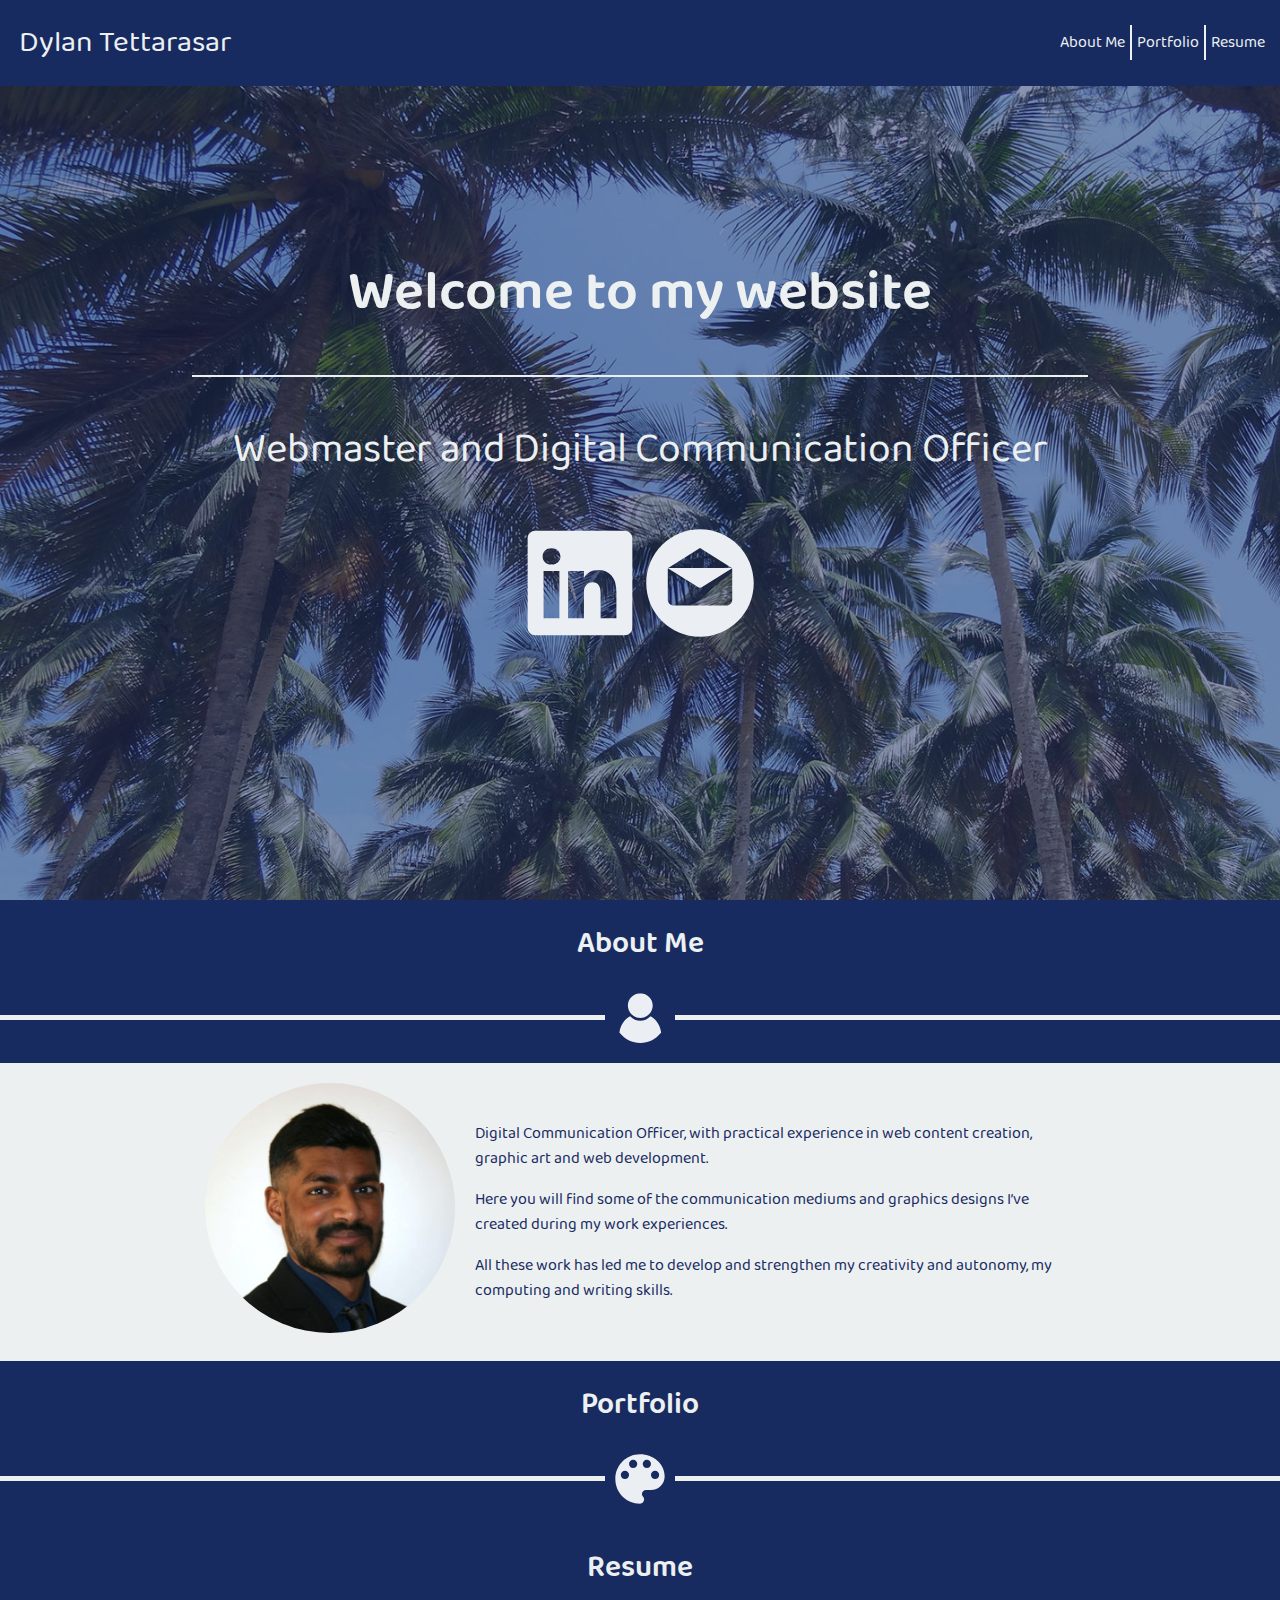
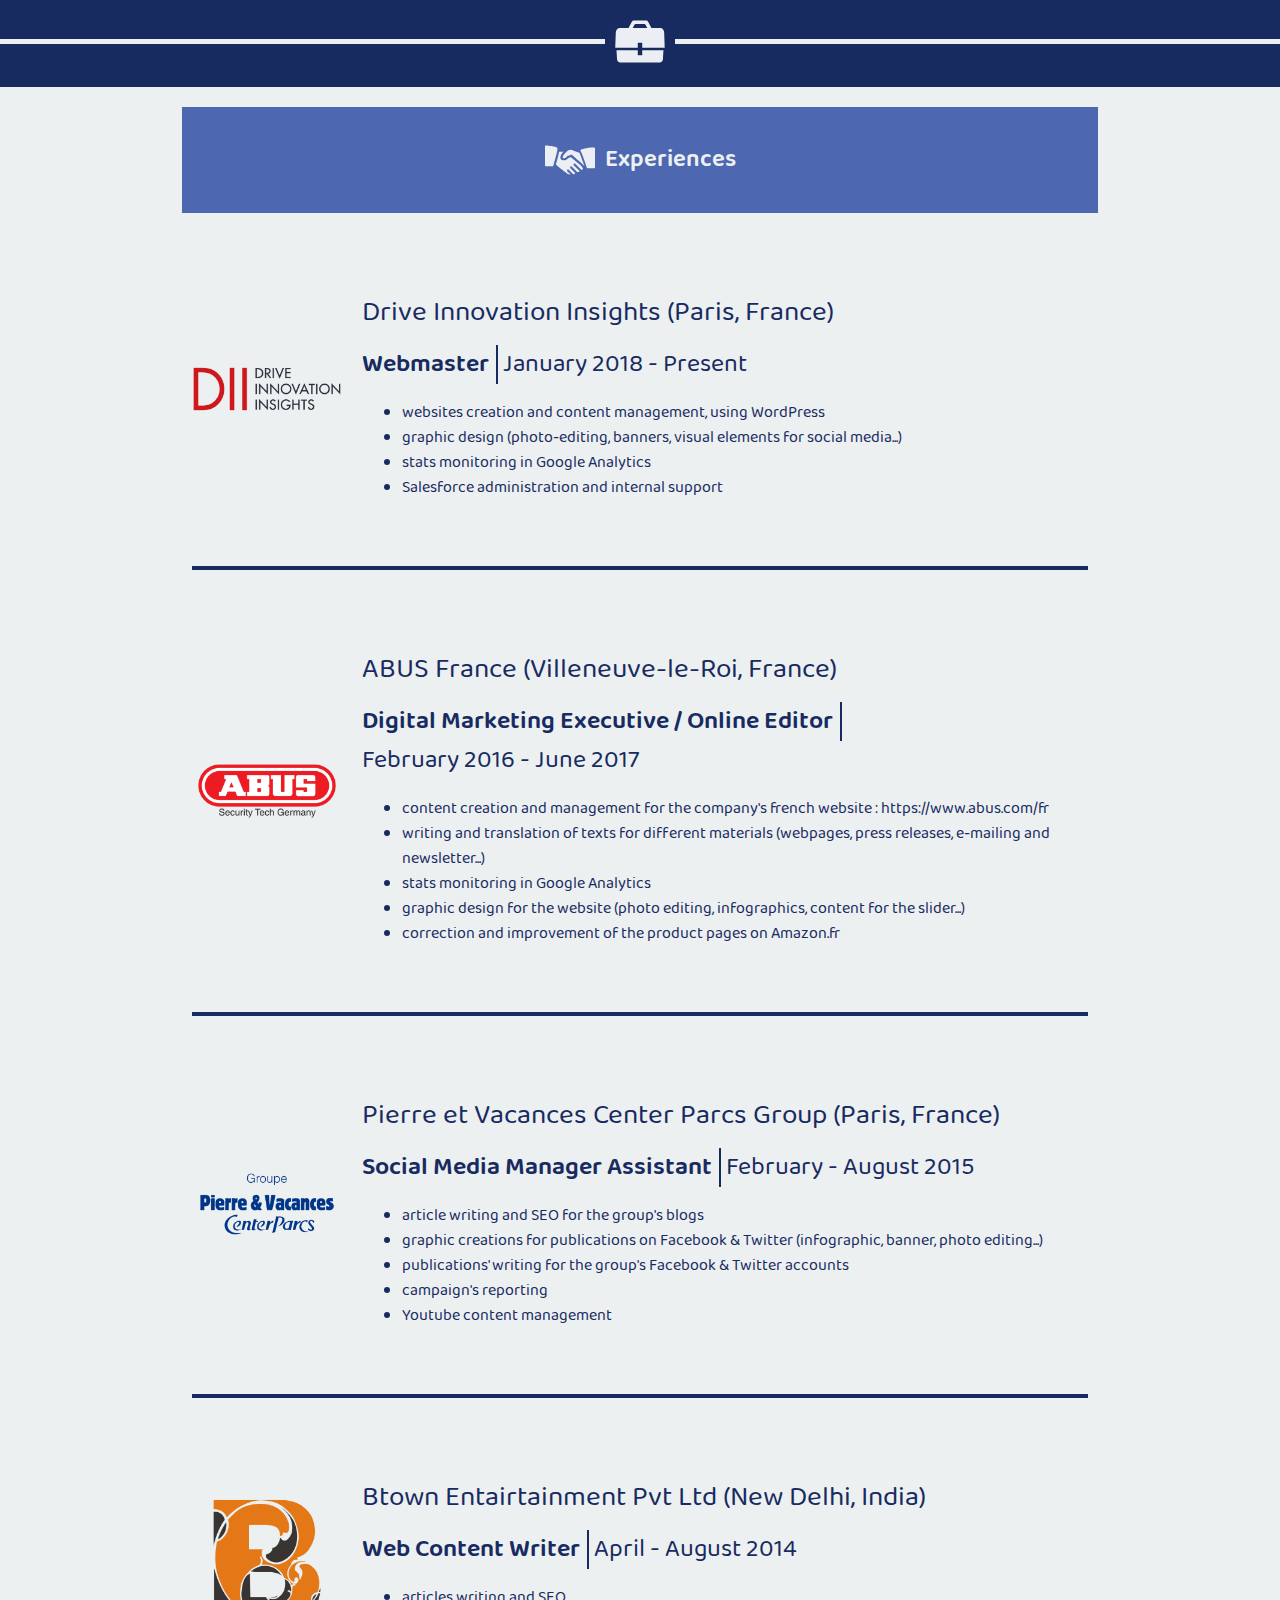
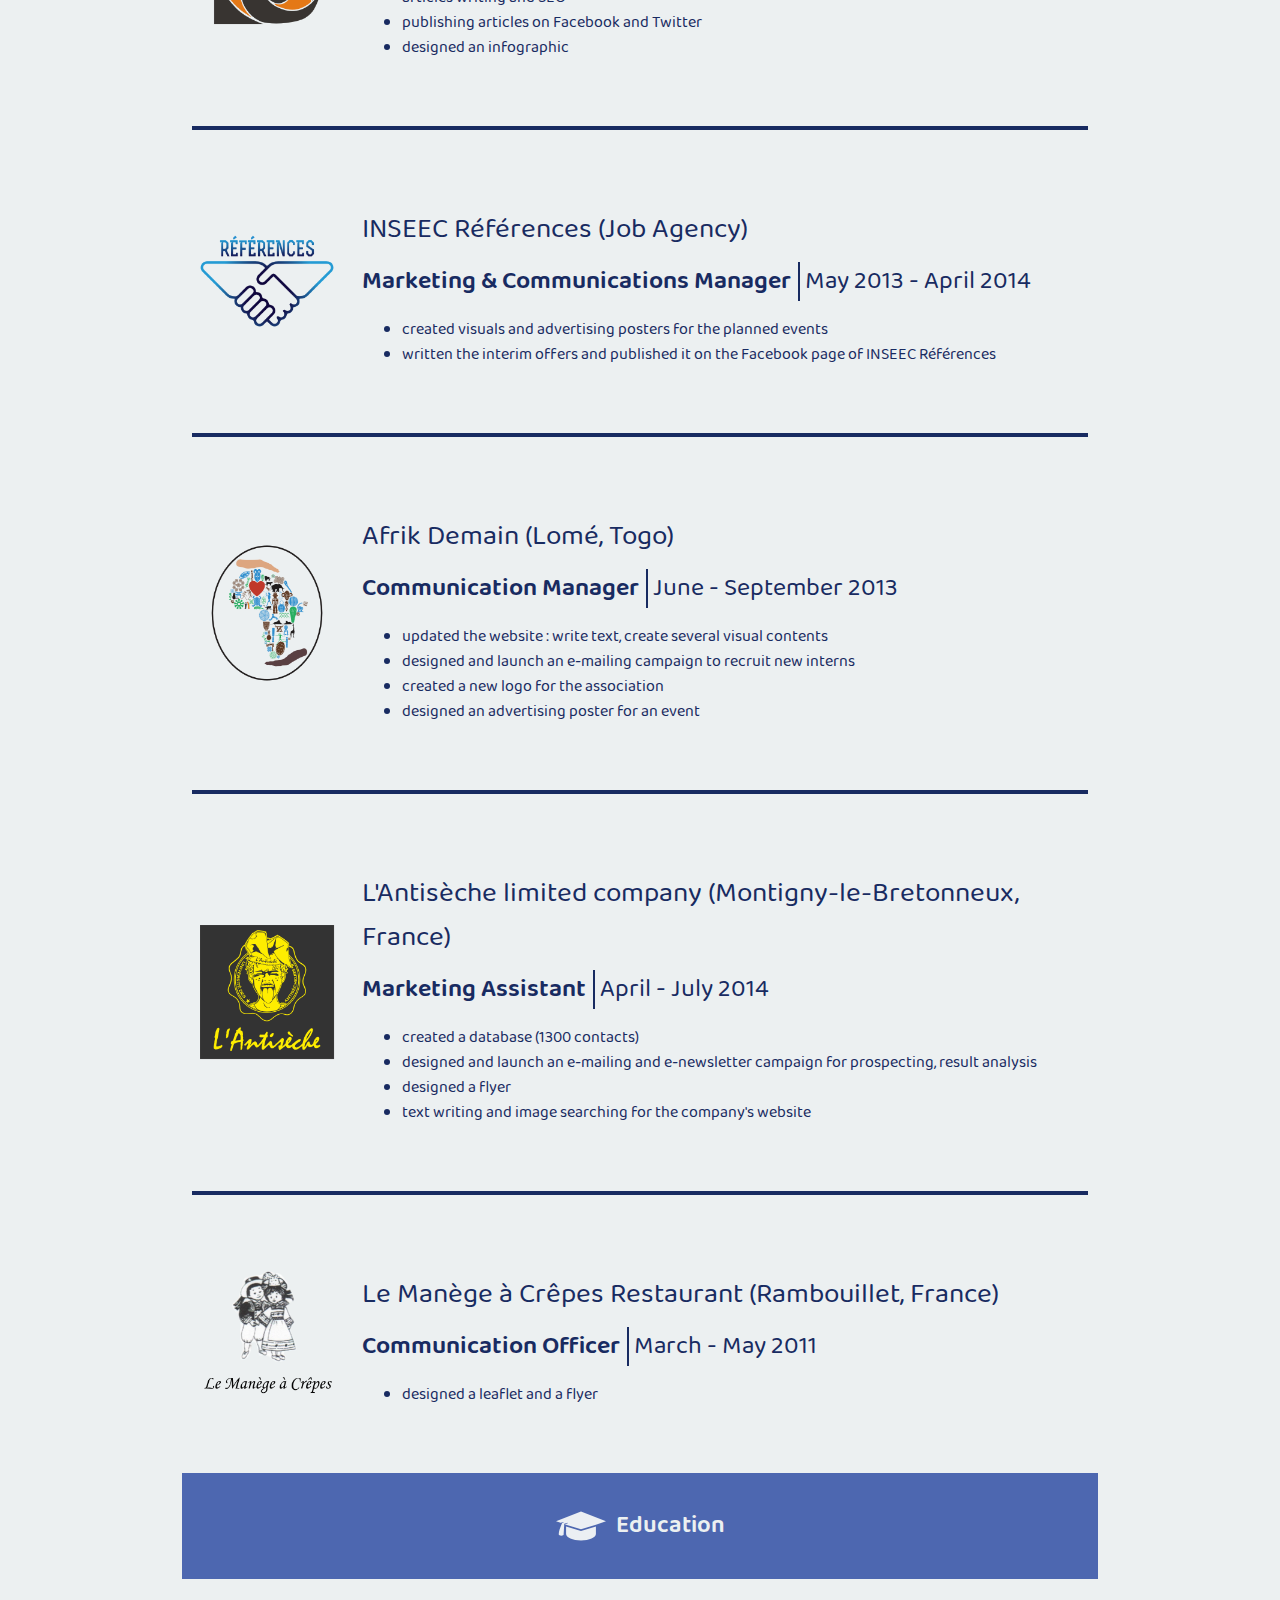
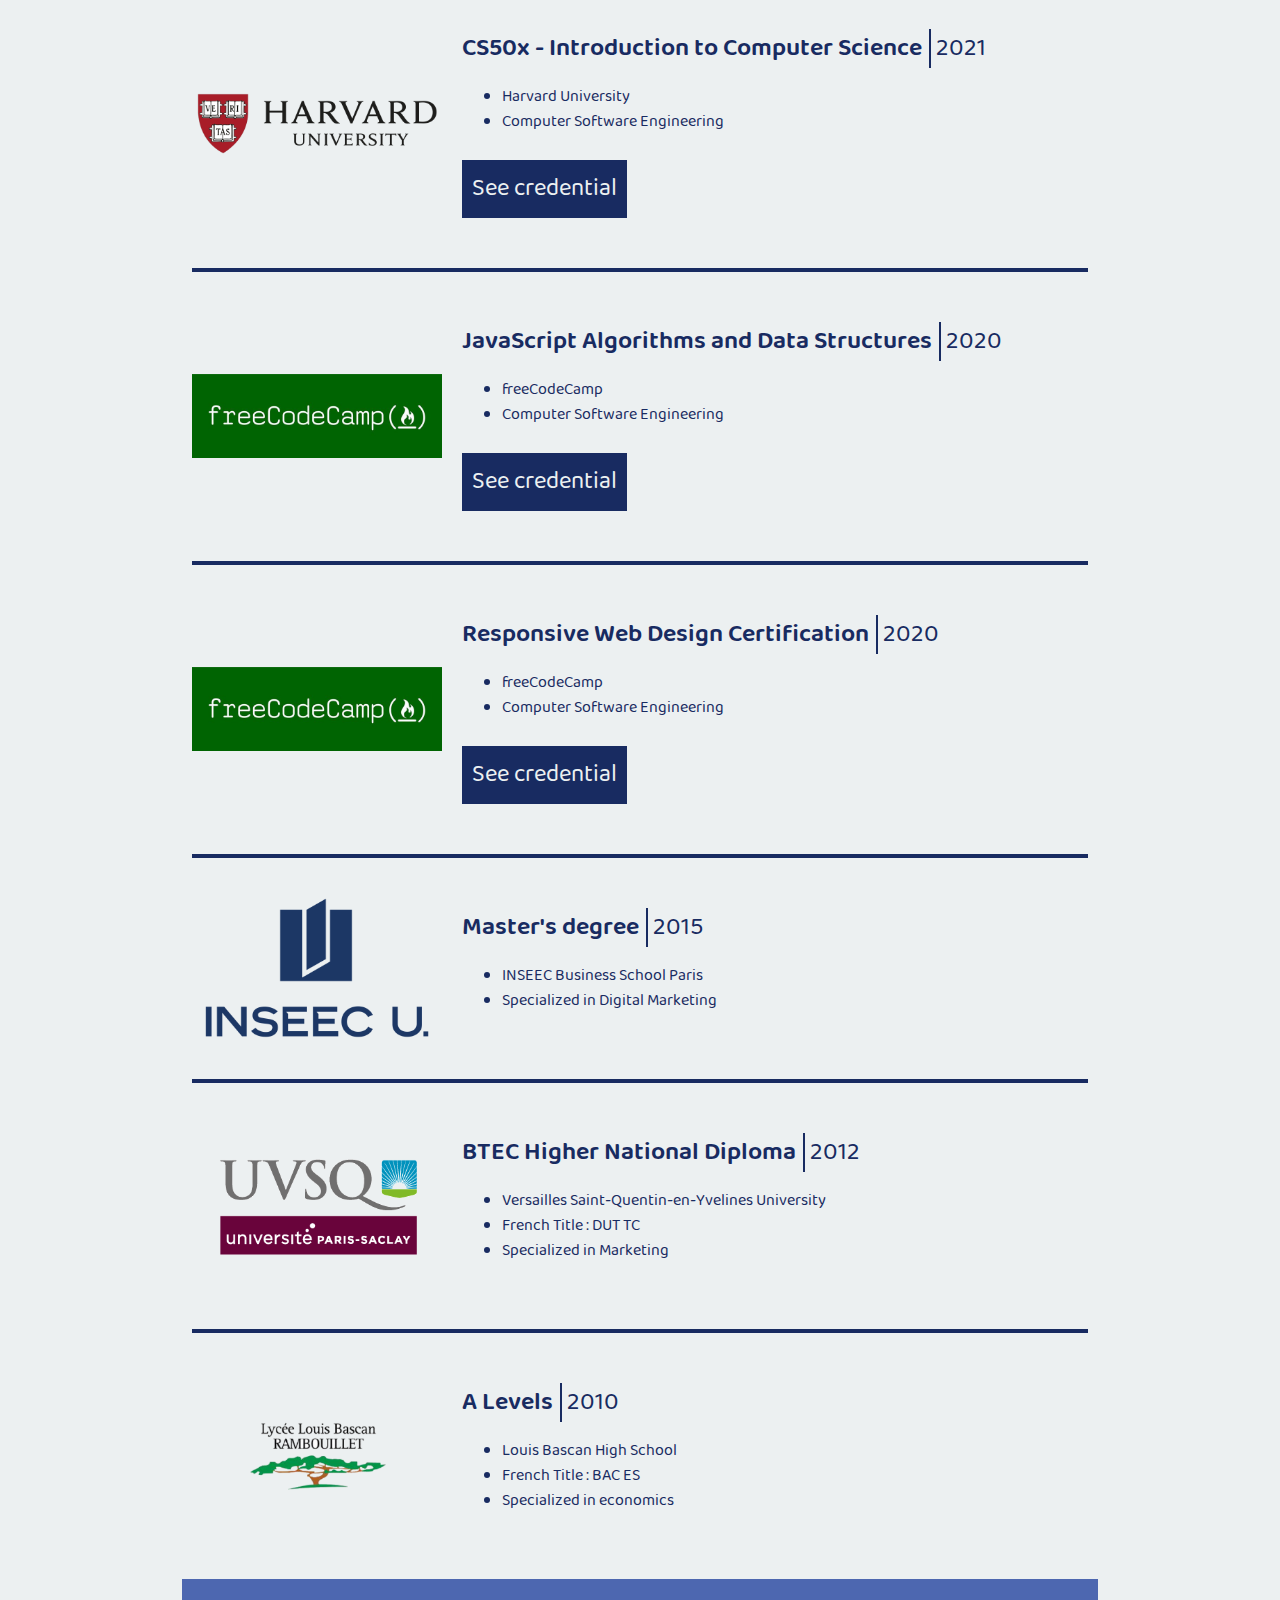
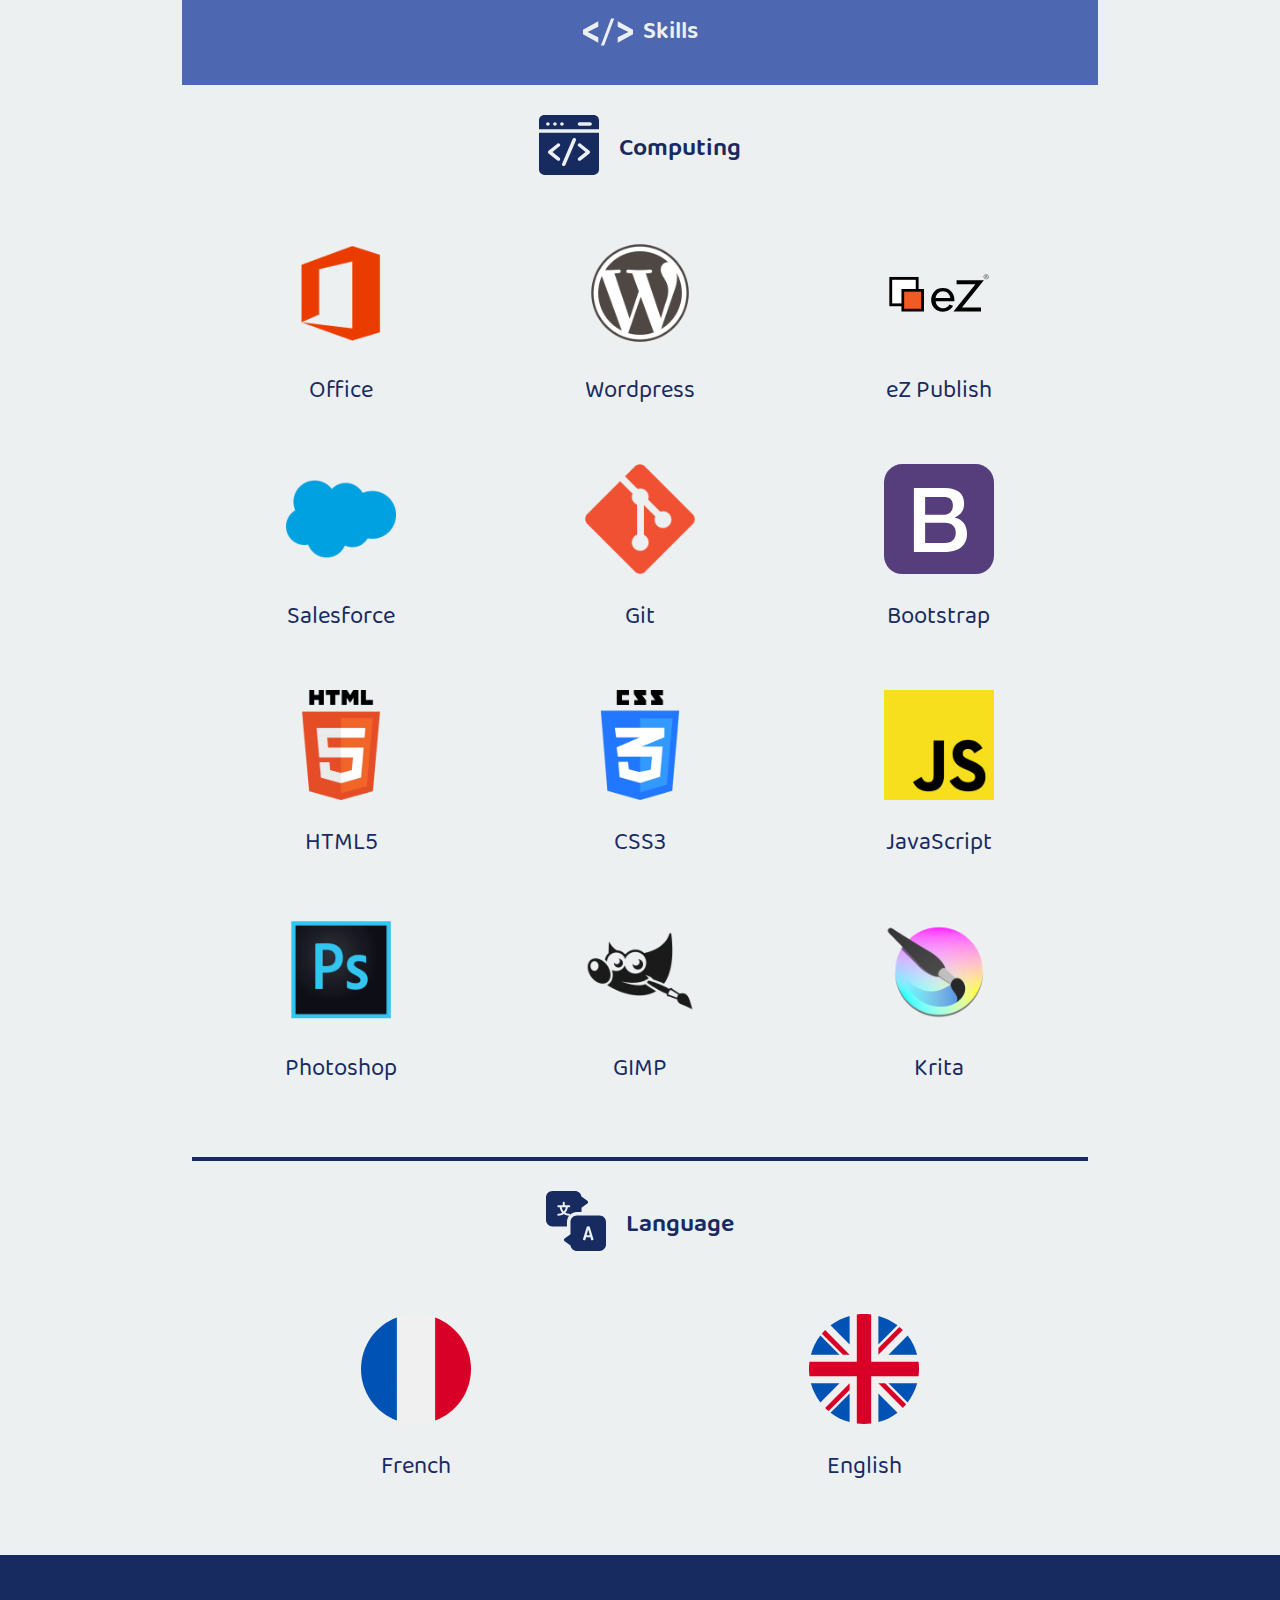
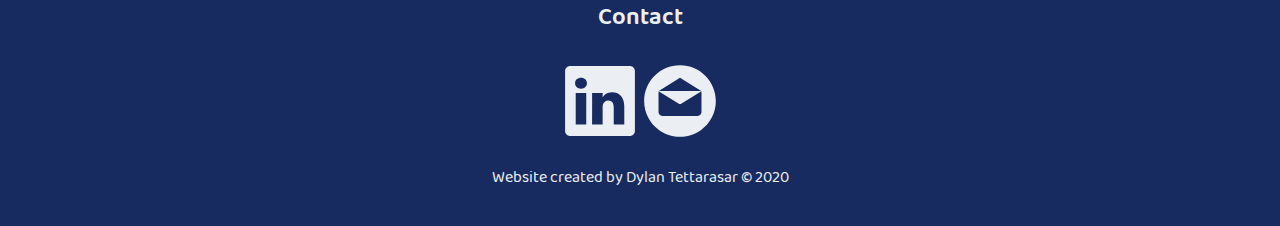
<file: index.html>
<!DOCTYPE html>
<html lang="en" dir="ltr">
  <head>
    <meta charset="utf-8">
    <meta name="viewport" content="width=device-width, user-scalable=no">
    <title>Dylan Tettarasar - Personal Porfolio</title>
    <!--main style-->
    <link rel="stylesheet" href="fonts/baloo_web/stylesheet.css">
    <!--font style-->
    <link rel="stylesheet" href="css/style.css">
    <style>
      /* cette règle ci-dessous ne sert qu'à valider l'une des règle de FCC (celle concernant les media queries). A ne pas mettre sur Codepen
      @media (min-width: 576px) {
        body {
          background-color: #ecf0f1;
        }
      } */
    </style>
  </head>
  <body>
    <div class="container">
      <header>
          <p>Dylan Tettarasar</p>
          <nav id='navbar'>
            <ul>
              <li><a href="#about">About Me</a></li>
              <li><a href="#portfolio">Portfolio</a></li>
              <li><a href="#resume">Resume</a></li>
            </ul>
          </nav>
      </header>
      <div class="welcome-container" >
        <div id="welcome-section">
          <h1>Welcome to my website</h1>
          <div class="welcome-separator"></div>
          <p>Webmaster and Digital Communication Officer</p>
          <div class="picto-welcome-container">
            <div class="picto-welcome">
              <a href="https://fr.linkedin.com/in/dylan-tettarasar-a89a0865" target="_blank"><img src="img/picto/pictoSocialMedia-linkedin.svg"></a>
            </div>
            <div class="picto-welcome">
              <a id='profile-link' href="mailto:dtettarasar@gmail.com" target="_blank"><img src="img/picto/pictoSocialMedia-mail.svg"></a>
            </div>
          </div>
        </div>
      </div>
      <span class="anchor" id="about"></span>
    <div class="entete">
        <h2>About Me</h2>
        <div class="entete-picto">
          <div class="line-entete"></div>
          <img src="img/picto/pictoEntete-about-me-no-line.svg">
          <div class="line-entete"></div>
        </div>
    </div>
    <div class="about-me-content">
      <div class="about-me-img">
        <img src="img/photo-profil.jpg">
      </div>
      <div class="about-me-text">
        <p>Digital Communication Officer, with practical experience in web content creation, graphic art and web development.</p>
        <p>Here you will find some of the communication mediums and graphics designs I’ve created during my work experiences.</p>
        <p>All these work has led me to develop and strengthen my creativity and autonomy, my computing and writing skills.</p>
      </div>
    </div>
    <span class="anchor" id="portfolio"></span>
    <div class="entete">
        <h2>Portfolio</h2>
        <div class="entete-picto">
          <div class="line-entete"></div>
          <img src="img/picto/pictoEntete-portfolio-no-line.svg">
          <div class="line-entete"></div>
        </div>
    </div>
    <div id='projects'>
      <div class="project-tile portfolio-content">
        <div class='portfolio-headline project-title'>
          <h3>CS50x : Homepage</h3>
        </div>
        <div class="portfolio-presentation">
          <div class="portfolio-img">
            <img src="img/portfolio/img-portfolio-cs50-homepage.png">
          </div>
          <div class="portfolio-text">
            <p><strong>Project made for CS50x.</strong></p>
            <p>Built with HTML, CSS, JS, and Bootstrap. The project is about a website, designed to present and promote a business conference, and allow visitors to register at the conference, through a form.</p>
            <a class="button" target="_blank" href="https://github.com/dtettarasar/cs50x-homepage">View on Github</a>
          </div>
        </div>
      </div>
      <div class="project-tile portfolio-content">
        <div class='portfolio-headline project-title'>
          <h3>freeCodeCamp : Technical Documentation Page</h3>
        </div>
        <div class="portfolio-presentation">
          <div class="portfolio-img">
            <img src="img/portfolio/img-portfolio-doc-page.png">
          </div>
          <div class="portfolio-text">
            <p>Project made for the freeCodeCamp's Responsive Web Design Certification.</p>
            <a class="button" target="_blank" href="https://codepen.io/dtettarasar/full/rNNemwV">View on CodePen</a>
          </div>
        </div>
      </div>
      <div class="project-tile portfolio-content">
        <div class='portfolio-headline project-title'>
          <h3>freeCodeCamp : Product Landing Page</h3>
        </div>
        <div class="portfolio-presentation">
          <div class="portfolio-img">
            <img src="img/portfolio/img-portfolio-product-page.png">
          </div>
          <div class="portfolio-text">
            <p>Project made for the freeCodeCamp's Responsive Web Design Certification.</p>
            <a class="button" target="_blank" href="https://codepen.io/dtettarasar/full/QWLyPPv">View on CodePen</a>
          </div>
        </div>
      </div>
      <div class="project-tile portfolio-content">
        <div class='portfolio-headline project-title'>
          <h3>freeCodeCamp : Survey Form</h3>
        </div>
        <div class="portfolio-presentation">
          <div class="portfolio-img">
            <img src="img/portfolio/img-portfolio-survey-form.png">
          </div>
          <div class="portfolio-text">
            <p>Project made for the freeCodeCamp's Responsive Web Design Certification.</p>
            <a class="button" target="_blank" href="https://codepen.io/dtettarasar/full/NVeQEo">View on CodePen</a>
          </div>
        </div>
      </div>
      <div class="project-tile portfolio-content">
        <div class='portfolio-headline project-title'>
          <h3>freeCodeCamp : Tribute Page</h3>
        </div>
        <div class="portfolio-presentation">
          <div class="portfolio-img">
            <img src="img/portfolio/img-portfolio-tribute-page.png">
          </div>
          <div class="portfolio-text">
            <p>Project made for the freeCodeCamp certification. The goal of this project was to learn the basics of Bootstrap.</p>
            <a class="button" target="_blank" href="https://codepen.io/dtettarasar/full/woyQGd">View on CodePen</a>
          </div>
        </div>
      </div>
      <div class="project-tile portfolio-content">
        <div class='portfolio-headline project-title'>
          <h3>Infographic for ABUS France</h3>
        </div>
        <div class="portfolio-presentation">
          <div class="portfolio-img">
            <img src="img/portfolio/img-portfolio-abus.jpg">
          </div>
          <div class="portfolio-text">
            <p>Infographic made for the Company ABUS France</p>
            <p>The goal of this creation is to highlight the importance of having smoke detector at home.</p>
            <p>Designed with Adobe Photoshop.</p>
          </div>
        </div>
      </div>
      <div class="project-tile portfolio-content">
        <div class='portfolio-headline project-title'>
          <h3>The digital kids</h3>
        </div>
        <div class="portfolio-presentation">
          <div class="portfolio-img">
            <img src="img/portfolio/img-portfolio-digital-kids.jpg">
          </div>
          <div class="portfolio-text">
            <p>Infographic about children and their habits as regards devices and web.</p>
            <p>Designed with Adobe Illustrator.</p>
          </div>
        </div>
      </div>
      <div class="project-tile portfolio-content">
        <div class='portfolio-headline project-title'>
          <h3>Design for INSEEC Réferences</h3>
        </div>
        <div class="portfolio-presentation">
          <div class="portfolio-img">
            <img src="img/portfolio/img-portfolio-referenceMissionBoard.png">
          </div>
          <div class="portfolio-text">
            <p>This is a job agency that purpose short terms contracts for the INSEEC Business School’s students.</p>
            <p>When I started to work for INSEEC Références, the offers were simply posted on Facebook as paragraphs and that was difficult for the student to understand the important points of the mission.</p>
            <p>The solution I’ve found was to create a graphic presentation to clearly highlight the characteristics of the job offers, in order to avoid misunderstanding and so to increase our recruitment quality.</p>
          </div>
        </div>
      </div>
      <div class="project-tile portfolio-content">
        <div class='portfolio-headline project-title'>
          <h3>Infographic for Btown Entairtainment</h3>
        </div>
        <div class="portfolio-presentation">
          <div class="portfolio-img">
            <img src="img/portfolio/img-portfolio-btown.jpg">
          </div>
          <div class="portfolio-text">
            <p>Btown Entairtainment Pvt Ltd is a celebrity marketing agency located in New Delhi. I worked for that company as a content writer.</p>
            <p>I’ve designed an infographic that compares the 2 most importants movies industries in the world : Bollywood and Hollywood.</p>
          </div>
        </div>
      </div>
    </div>
    <span class="anchor" id="resume"></span>
    <div class="entete">
        <h2>Resume</h2>
        <div class="entete-picto">
          <div class="line-entete"></div>
          <img src="img/picto/pictoEntete-resume-no-line.svg">
          <div class="line-entete"></div>
        </div>
    </div>
    <div class='resume-section'>
      <div class="resume-picto"><img src='img/picto/picto-resume-experience.svg'></div>
      <div class="resume-title"><h3>Experiences</h3></div>
    </div>
    <div class='xp-content'>
      <div class='xp-img'><img src="img/resume/xp/company-logo-dii.png"></div>
      <div class='xp-text'>
        <div class="xp-company"><p>Drive Innovation Insights (Paris, France)</p></div>
        <div class="xp-title">
          <p class="xp-job-name">Webmaster</p>
          <p>January 2018 - Present</p>
        </div>
        <div>
          <ul>
            <li>websites creation and content management, using WordPress</li>
            <li>graphic design (photo-editing, banners, visual elements for social media...)</li>
            <li>stats monitoring in Google Analytics</li>
            <li>Salesforce administration and internal support</li>
          </ul>
        </div>
      </div>
    </div>
    <div class='resume-sep'></div>
    <div class='xp-content'>
      <div class='xp-img'><img src="img/resume/xp/company-logo-abus.png"></div>
      <div class='xp-text'>
        <div class="xp-company"><p>ABUS France (Villeneuve-le-Roi, France)</p></div>
        <div class="xp-title">
          <p class="xp-job-name">Digital Marketing Executive / Online Editor</p>
          <p>February 2016 - June 2017</p>
        </div>
        <div>
          <ul>
            <li>content creation and management for the company's french website : https://www.abus.com/fr</li>
            <li>writing and translation of texts for different materials (webpages, press releases, e-mailing and newsletter...)</li>
            <li>stats monitoring in Google Analytics</li>
            <li>graphic design for the website (photo editing, infographics, content for the slider...)</li>
            <li>correction and improvement of the product pages on Amazon.fr</li>
          </ul>
        </div>
      </div>
    </div>
    <div class='resume-sep'></div>
    <div class='xp-content'>
      <div class='xp-img'><img src="img/resume/xp/company-logo-pvcp.png"></div>
      <div class='xp-text'>
        <div class="xp-company"><p>Pierre et Vacances Center Parcs Group (Paris, France)</p></div>
        <div class="xp-title">
          <p class="xp-job-name">Social Media Manager Assistant</p>
          <p>February - August 2015</p>
        </div>
        <div>
          <ul>
            <li>article writing and SEO for the group's blogs</li>
            <li>graphic creations for publications on Facebook & Twitter (infographic, banner, photo editing...)</li>
            <li>publications' writing for the group's Facebook & Twitter accounts</li>
            <li>campaign's reporting</li>
            <li>Youtube content management</li>
          </ul>
        </div>
      </div>
    </div>
    <div class='resume-sep'></div>
    <div class='xp-content'>
      <div class='xp-img'><img src="img/resume/xp/company-logo-btown.png"></div>
      <div class='xp-text'>
        <div class="xp-company"><p>Btown Entairtainment Pvt Ltd (New Delhi, India)</p></div>
        <div class="xp-title">
          <p class="xp-job-name">Web Content Writer</p>
          <p>April - August 2014</p>
        </div>
        <div>
          <ul>
            <li>articles writing and SEO</li>
            <li>publishing articles on Facebook and Twitter</li>
            <li>designed an infographic</li>
          </ul>
        </div>
      </div>
    </div>
    <div class='resume-sep'></div>
    <div class='xp-content'>
      <div class='xp-img'><img src="img/resume/xp/company-logo-references.png"></div>
      <div class='xp-text'>
        <div class="xp-company"><p>INSEEC Références (Job Agency)</p></div>
        <div class="xp-title">
          <p class="xp-job-name">Marketing & Communications Manager</p>
          <p>May 2013 - April 2014</p>
        </div>
        <div>
          <ul>
            <li>created visuals and advertising posters for the planned events</li>
            <li>written the interim offers and published it on the Facebook page of INSEEC Références</li>
          </ul>
        </div>
      </div>
    </div>
    <div class='resume-sep'></div>
    <div class='xp-content'>
      <div class='xp-img'><img src="img/resume/xp/company-logo-afrik-demain.png"></div>
      <div class='xp-text'>
        <div class="xp-company"><p>Afrik Demain (Lomé, Togo)</p></div>
        <div class="xp-title">
          <p class="xp-job-name">Communication Manager</p>
          <p>June - September 2013</p>
        </div>
        <div>
          <ul>
            <li>updated the website : write text, create several visual contents</li>
            <li>designed and launch an e-mailing campaign to recruit new interns</li>
            <li>created a new logo for the association</li>
            <li>designed an advertising poster for an event</li>
          </ul>
        </div>
      </div>
    </div>
    <div class='resume-sep'></div>
    <div class='xp-content'>
      <div class='xp-img'><img src="img/resume/xp/company-logo-lantiseche.png"></div>
      <div class='xp-text'>
        <div class="xp-company"><p>L'Antisèche limited company (Montigny-le-Bretonneux, France)</p></div>
        <div class="xp-title">
          <p class="xp-job-name">Marketing Assistant</p>
          <p>April - July 2014</p>
        </div>
        <div>
          <ul>
            <li>created a database (1300 contacts)</li>
            <li>designed and launch an e-mailing and e-newsletter campaign for prospecting, result analysis</li>
            <li>designed a flyer</li>
            <li>text writing and image searching for the company's website</li>
          </ul>
        </div>
      </div>
    </div>
    <div class='resume-sep'></div>
    <div class='xp-content'>
      <div class='xp-img'><img src="img/resume/xp/company-logo-manege-crepes.png"></div>
      <div class='xp-text'>
        <div class="xp-company"><p>Le Manège à Crêpes Restaurant (Rambouillet, France)</p></div>
        <div class="xp-title">
          <p class="xp-job-name">Communication Officer</p>
          <p>March - May 2011</p>
        </div>
        <div>
          <ul>
            <li>designed a leaflet and a flyer</li>
          </ul>
        </div>
      </div>
    </div>
    <div class='resume-section'>
      <div class="resume-picto"><img src='img/picto/picto-resume-diploma.svg'></div>
      <div class="resume-title"><h3>Education</h3></div>
    </div>
    <div class='diploma-content'>
      <div class='diploma-img'><img src="img/resume/diploma/diploma-logo-harvard.png"></div>
      <div class='diploma-text'>
        <div class="diploma-title">
          <p class="diploma-name">CS50x - Introduction to Computer Science</p>
          <p>2021</p>
        </div>
        <div>
          <ul>
            <li>Harvard University</li>
            <li>Computer Software Engineering</li>
          </ul>
          <a class="button" target="_blank" href="https://courses.edx.org/certificates/8c91c4feaae048159aab19a913c47924">See credential</a>
        </div>
      </div>
    </div>
    <div class='resume-sep'></div>
    <div class='diploma-content'>
      <div class='diploma-img'><img src="img/resume/diploma/diploma-logo-fcc.png"></div>
      <div class='diploma-text'>
        <div class="diploma-title">
          <p class="diploma-name">JavaScript Algorithms and Data Structures</p>
          <p>2020</p>
        </div>
        <div>
          <ul>
            <li>freeCodeCamp</li>
            <li>Computer Software Engineering</li>
          </ul>
          <a class="button" target="_blank" href="https://www.freecodecamp.org/certification/fcc9e0cf531/javascript-algorithms-and-data-structures">See credential</a>
        </div>
      </div>
    </div>
    <div class='resume-sep'></div>
    <div class='diploma-content'>
      <div class='diploma-img'><img src="img/resume/diploma/diploma-logo-fcc.png"></div>
      <div class='diploma-text'>
        <div class="diploma-title">
          <p class="diploma-name">Responsive Web Design Certification</p>
          <p>2020</p>
        </div>
        <div>
          <ul>
            <li>freeCodeCamp</li>
            <li>Computer Software Engineering</li>
          </ul>
          <a class="button" target="_blank" href="https://www.freecodecamp.org/certification/fcc9e0cf531/responsive-web-design">See credential</a>
        </div>
      </div>
    </div>
    <div class='resume-sep'></div>
    <div class='diploma-content'>
      <div class='diploma-img'><img src="img/resume/diploma/diploma-logo-inseec.png"></div>
      <div class='diploma-text'>
        <div class="diploma-title">
          <p class="diploma-name">Master's degree</p>
          <p>2015</p>
        </div>
        <div>
          <ul>
            <li>INSEEC Business School Paris</li>
            <li>Specialized in Digital Marketing</li>
          </ul>
        </div>
      </div>
    </div>
    <div class='resume-sep'></div>
    <div class='diploma-content'>
      <div class='diploma-img'><img src="img/resume/diploma/diploma-logo-uvsq.png"></div>
      <div class='diploma-text'>
        <div class="diploma-title">
          <p class="diploma-name">BTEC Higher National Diploma</p>
          <p>2012</p>
        </div>
        <div>
          <ul>
            <li>Versailles Saint-Quentin-en-Yvelines University</li>
            <li>French Title : DUT TC</li>
            <li>Specialized in Marketing</li>
          </ul>
        </div>
      </div>
    </div>
    <div class='resume-sep'></div>
    <div class='diploma-content'>
      <div class='diploma-img'><img src="img/resume/diploma/diploma-logo-bascan.png"></div>
      <div class='diploma-text'>
        <div class="diploma-title">
          <p class="diploma-name">A Levels</p>
          <p>2010</p>
        </div>
        <div>
          <ul>
            <li>Louis Bascan High School</li>
            <li>French Title : BAC ES</li>
            <li>Specialized in economics</li>
          </ul>
        </div>
      </div>
    </div>
    <div class='resume-section'>
      <div class="resume-picto"><img src='img/picto/picto-resume-skill.svg'></div>
      <div class="resume-title"><h3>Skills</h3></div>
    </div>
    <div class="skill-heading">
      <div class="skills-picto"><img src='img/picto/skill-computing.svg'></div>
      <h4 class="skill-type">Computing</h4>
    </div>
    <div class="skill-row">
      <div class="skill-box">
        <img src="img/resume/skills/logoskill-office.png">
        <p>Office</p>
      </div>
      <div class="skill-box">
        <img src="img/resume/skills/logoskill-wordpress.png">
        <p>Wordpress</p>
      </div>
      <div class="skill-box">
        <img src="img/resume/skills/logoskill-ezpublish.svg">
        <p>eZ Publish</p>
      </div>
      <div class="skill-box">
        <img src="img/resume/skills/logoskill-salesforce.png">
        <p>Salesforce</p>
      </div>
      <div class="skill-box">
        <img src="img/resume/skills/logoskill-git.png">
        <p>Git</p>
      </div>
      <div class="skill-box">
        <img src="img/resume/skills/logoskill-bootstrap.svg">
        <p>Bootstrap</p>
      </div>
      <div class="skill-box">
        <img src="img/resume/skills/logoskill-html.png">
        <p>HTML5</p>
      </div>
      <div class="skill-box">
        <img src="img/resume/skills/logoskill-css.png">
        <p>CSS3</p>
      </div>
      <div class="skill-box">
        <img src="img/resume/skills/logoskill-js.png">
        <p>JavaScript</p>
      </div>
      <div class="skill-box">
        <img src="img/resume/skills/logoskill-photoshop.png">
        <p>Photoshop</p>
      </div>
      <div class="skill-box">
        <img src="img/resume/skills/logoskill-gimp.png">
        <p>GIMP</p>
      </div>
      <div class="skill-box">
        <img src="img/resume/skills/logoskill-krita.png">
        <p>Krita</p>
      </div>
    </div>
    <div class='resume-sep'></div>
    <div class="skill-heading">
      <div class="skills-picto"><img src='img/picto/skill-language.svg'></div>
      <h4 class="skill-type">Language</h4>
    </div>
    <div class="skill-row">
      <div class="skill-box">
        <img src="img/resume/skills/skill-french.svg">
        <p>French</p>
      </div>
      <div class="skill-box">
        <img src="img/resume/skills/skill-english.svg">
        <p>English</p>
      </div>
      <!--
      <div class="skill-box">
        <img src="img/resume/skills/skill-spanish.svg">
        <p>Spanish</p>
      </div>
      -->
    </div>
    <footer>
      <p>Contact</p>
      <div class="logo-footer">
        <a href="https://fr.linkedin.com/in/dylan-tettarasar-a89a0865" target="_blank"><img src="img/picto/pictoSocialMedia-linkedin.svg"></a>
        <a href="mailto:dtettarasar@gmail.com" target="_blank"><img src="img/picto/pictoSocialMedia-mail.svg"></a>
      </div>
      <p>Website created by Dylan Tettarasar © 2020</p>
    </footer>
    <div class='btn-to-top' id='btn-top'>
                   <svg version="1.1" id="Capa_1" xmlns="http://www.w3.org/2000/svg" xmlns:xlink="http://www.w3.org/1999/xlink" x="0px" y="0px"
                   	 width="40px" height="40px" viewBox="0 0 444.819 444.819" style="enable-background:new 0 0 444.819 444.819;"
                   	 xml:space="preserve">
                   <g>
                   	<path d="M434.252,208.708L248.387,22.843c-7.042-7.043-15.693-10.564-25.977-10.564c-10.467,0-19.036,3.521-25.697,10.564
                   		L10.848,208.708C3.615,215.94,0,224.604,0,234.692c0,9.897,3.619,18.459,10.848,25.693l21.411,21.409
                   		c6.854,7.231,15.42,10.855,25.697,10.855c10.278,0,18.842-3.624,25.697-10.855l83.939-83.651v200.998
                   		c0,9.89,3.567,17.936,10.706,24.126c7.139,6.184,15.752,9.273,25.837,9.273h36.545c10.089,0,18.698-3.09,25.837-9.273
                   		c7.139-6.188,10.712-14.236,10.712-24.126V198.144l83.938,83.651c6.848,7.231,15.413,10.855,25.7,10.855
                   		c10.082,0,18.747-3.624,25.975-10.855l21.409-21.409c7.043-7.426,10.567-15.988,10.567-25.693
                   		C444.819,224.795,441.295,216.134,434.252,208.708z"/>
                   </g>
                   </svg>
                 </div>
    <!--<script src="https://cdn.freecodecamp.org/testable-projects-fcc/v1/bundle.js"></script>-->
    <script src="js/script.js"></script>
  </body>
</html>
</file>
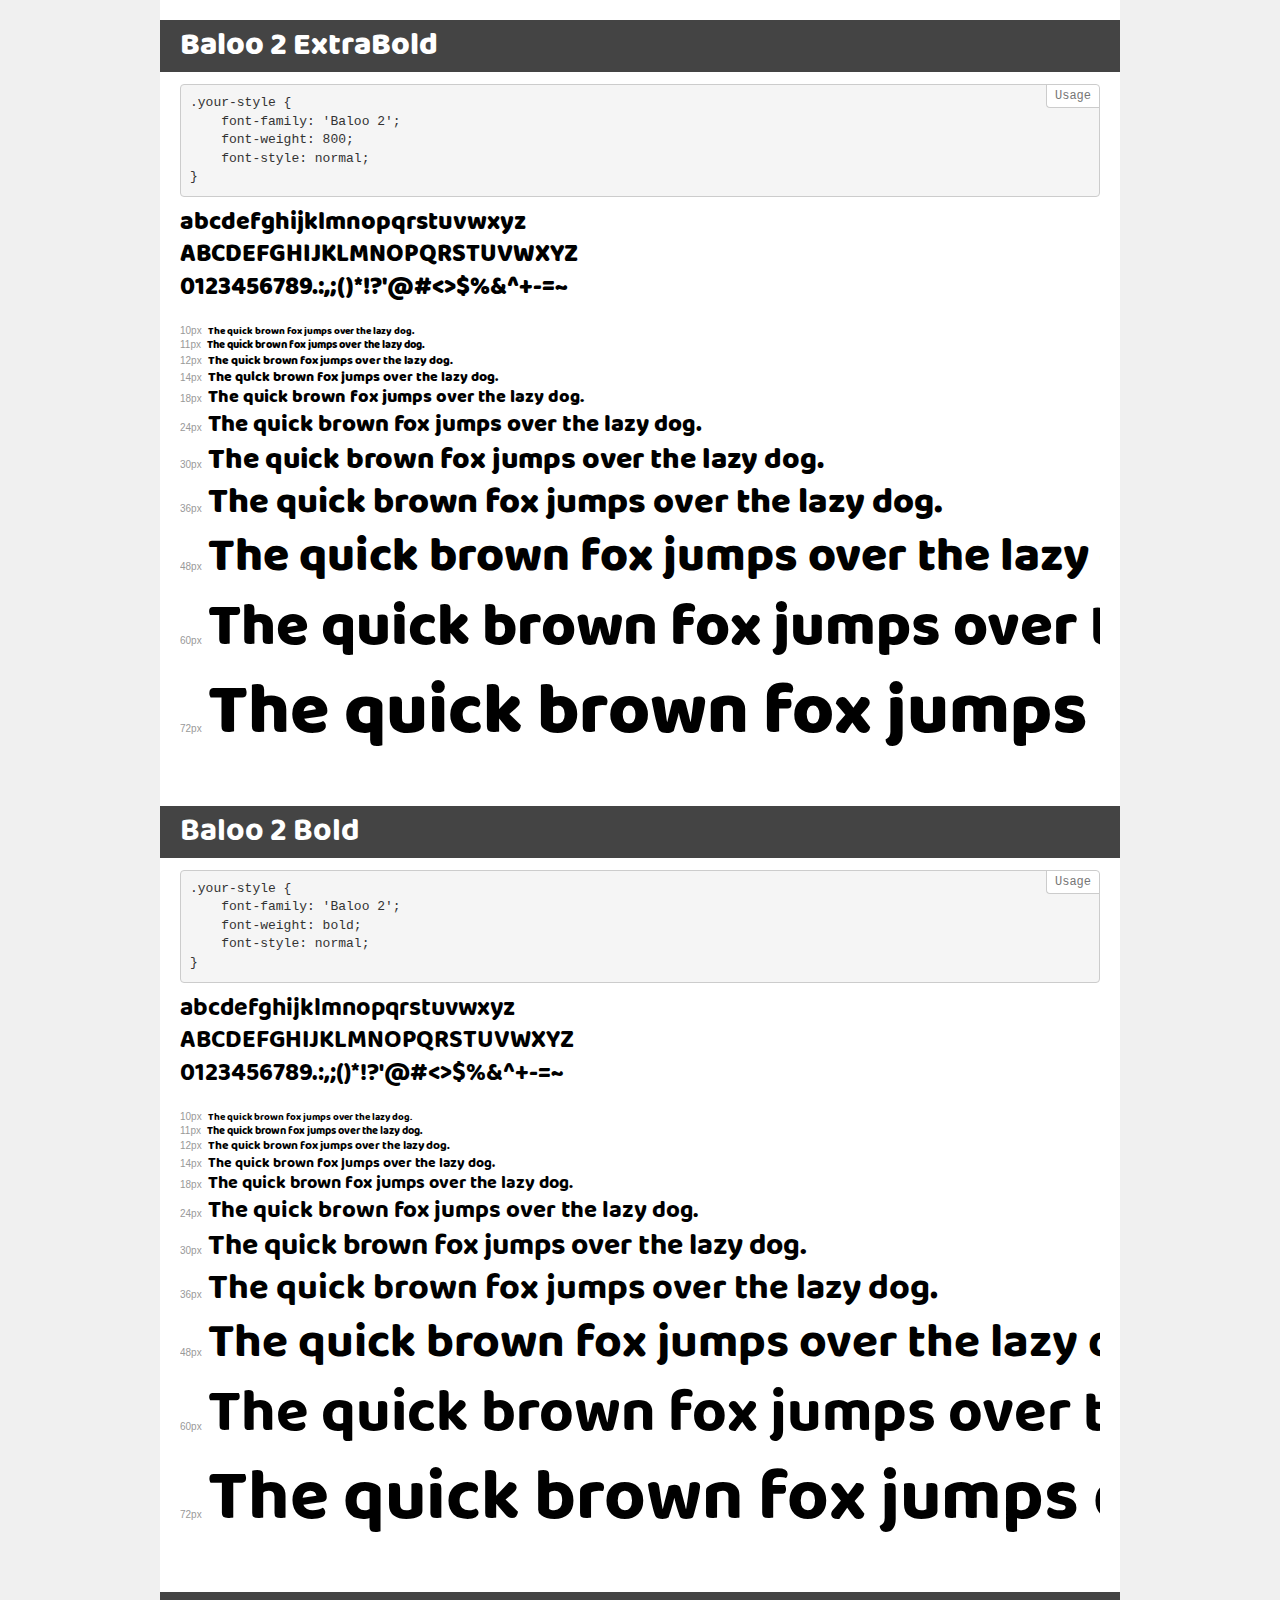
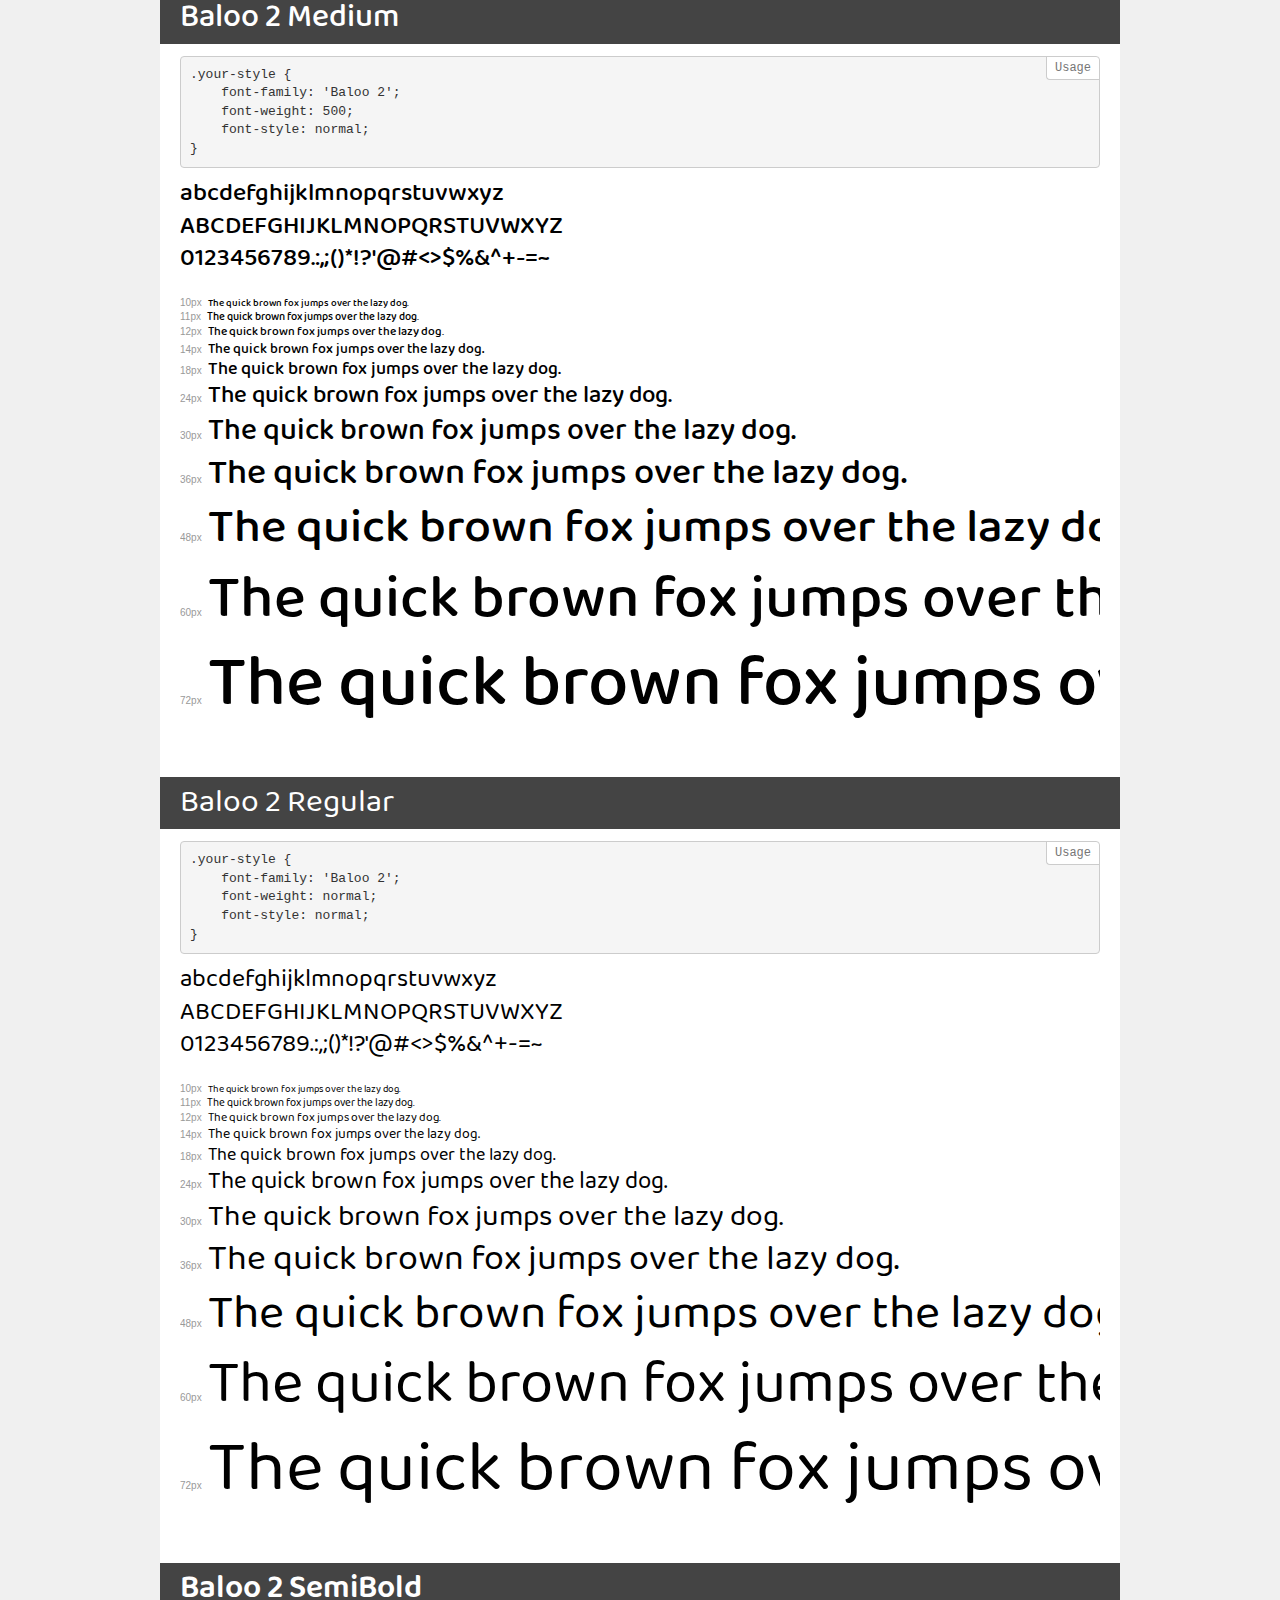
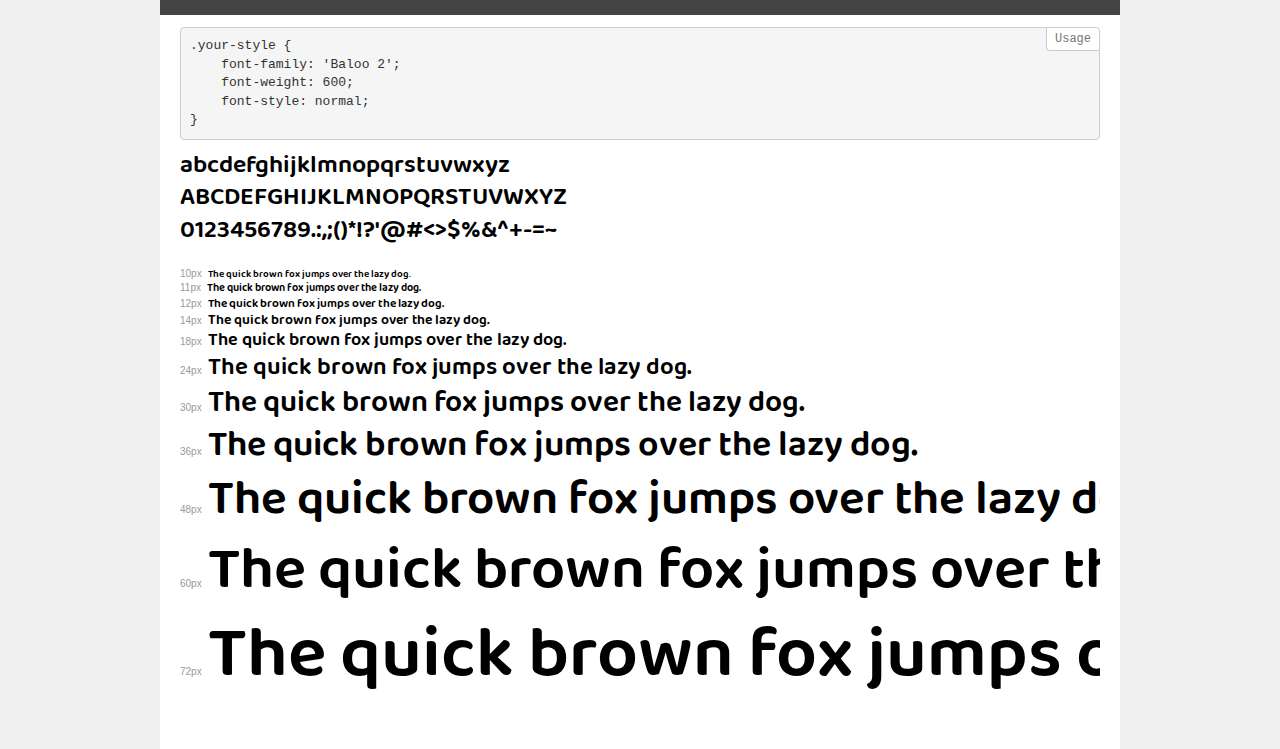
<file: fonts/baloo_web/demo.html>
<!DOCTYPE html>
<html lang="en">
<head>
    <meta charset="utf-8">
    <meta http-equiv="X-UA-Compatible" content="IE=edge">
    <meta name="viewport" content="width=device-width, initial-scale=1">
    <meta name="robots" content="noindex, noarchive">
    <meta name="format-detection" content="telephone=no">
    <title>Transfonter demo</title>
    <link href="stylesheet.css" rel="stylesheet">
    <style>
        /*
        http://meyerweb.com/eric/tools/css/reset/
        v2.0 | 20110126
        License: none (public domain)
        */
        html, body, div, span, applet, object, iframe,
        h1, h2, h3, h4, h5, h6, p, blockquote, pre,
        a, abbr, acronym, address, big, cite, code,
        del, dfn, em, img, ins, kbd, q, s, samp,
        small, strike, strong, sub, sup, tt, var,
        b, u, i, center,
        dl, dt, dd, ol, ul, li,
        fieldset, form, label, legend,
        table, caption, tbody, tfoot, thead, tr, th, td,
        article, aside, canvas, details, embed,
        figure, figcaption, footer, header, hgroup,
        menu, nav, output, ruby, section, summary,
        time, mark, audio, video {
            margin: 0;
            padding: 0;
            border: 0;
            font-size: 100%;
            font: inherit;
            vertical-align: baseline;
        }
        /* HTML5 display-role reset for older browsers */
        article, aside, details, figcaption, figure,
        footer, header, hgroup, menu, nav, section {
            display: block;
        }
        body {
            line-height: 1;
        }
        ol, ul {
            list-style: none;
        }
        blockquote, q {
            quotes: none;
        }
        blockquote:before, blockquote:after,
        q:before, q:after {
            content: '';
            content: none;
        }
        table {
            border-collapse: collapse;
            border-spacing: 0;
        }
        /* demo styles */
        body {
            background: #f0f0f0;
            color: #000;
        }
        .page {
            background: #fff;
            width: 920px;
            margin: 0 auto;
            padding: 20px 20px 0 20px;
            overflow: hidden;
        }
        .font-container {
            overflow-x: auto;
            overflow-y: hidden;
            margin-bottom: 40px;
            line-height: 1.3;
            white-space: nowrap;
            padding-bottom: 5px;
        }
        h1 {
            position: relative;
            background: #444;
            font-size: 32px;
            color: #fff;
            padding: 10px 20px;
            margin: 0 -20px 12px -20px;
        }
        .letters {
            font-size: 25px;
            margin-bottom: 20px;
        }
        .s10:before {
            content: '10px';
        }
        .s11:before {
            content: '11px';
        }
        .s12:before {
            content: '12px';
        }
        .s14:before {
            content: '14px';
        }
        .s18:before {
            content: '18px';
        }
        .s24:before {
            content: '24px';
        }
        .s30:before {
            content: '30px';
        }
        .s36:before {
            content: '36px';
        }
        .s48:before {
            content: '48px';
        }
        .s60:before {
            content: '60px';
        }
        .s72:before {
            content: '72px';
        }
        .s10:before, .s11:before, .s12:before, .s14:before,
        .s18:before, .s24:before, .s30:before, .s36:before,
        .s48:before, .s60:before, .s72:before {
            font-family: Arial, sans-serif;
            font-size: 10px;
            font-weight: normal;
            font-style: normal;
            color: #999;
            padding-right: 6px;
        }
        pre {
            display: block;
            position: relative;
            padding: 9px;
            margin: 0 0 10px;
            font-family: Monaco, Menlo, Consolas, "Courier New", monospace;
            font-size: 13px;
            line-height: 1.428571429;
            color: #333;
            font-weight: normal;
            font-style: normal;
            background-color: #f5f5f5;
            border: 1px solid #ccc;
            overflow-x: auto;
            border-radius: 4px;
        }
        pre:after {
            display: block;
            position: absolute;
            right: 0;
            top: 0;
            content: 'Usage';
            line-height: 1;
            padding: 5px 8px;
            font-size: 12px;
            color: #767676;
            background-color: #fff;
            border: 1px solid #ccc;
            border-right: none;
            border-top: none;
            border-radius: 0 4px 0 4px;
            z-index: 10;
        }
        /* responsive */
        @media (max-width: 959px) {
            .page {
                width: auto;
                margin: 0;
            }
        }
    </style>
</head>
<body>
<div class="page">
    <div class="demo">
        <h1 style="font-family: 'Baloo 2'; font-weight: 800; font-style: normal;">Baloo 2 ExtraBold</h1>
        <pre>.your-style {
    font-family: 'Baloo 2';
    font-weight: 800;
    font-style: normal;
}</pre>
        <div class="font-container" style="font-family: 'Baloo 2'; font-weight: 800; font-style: normal;">
            <p class="letters">
                abcdefghijklmnopqrstuvwxyz<br>
ABCDEFGHIJKLMNOPQRSTUVWXYZ<br>
                0123456789.:,;()*!?'@#<>$%&^+-=~
            </p>
            <p class="s10" style="font-size: 10px;">The quick brown fox jumps over the lazy dog.</p>
            <p class="s11" style="font-size: 11px;">The quick brown fox jumps over the lazy dog.</p>
            <p class="s12" style="font-size: 12px;">The quick brown fox jumps over the lazy dog.</p>
            <p class="s14" style="font-size: 14px;">The quick brown fox jumps over the lazy dog.</p>
            <p class="s18" style="font-size: 18px;">The quick brown fox jumps over the lazy dog.</p>
            <p class="s24" style="font-size: 24px;">The quick brown fox jumps over the lazy dog.</p>
            <p class="s30" style="font-size: 30px;">The quick brown fox jumps over the lazy dog.</p>
            <p class="s36" style="font-size: 36px;">The quick brown fox jumps over the lazy dog.</p>
            <p class="s48" style="font-size: 48px;">The quick brown fox jumps over the lazy dog.</p>
            <p class="s60" style="font-size: 60px;">The quick brown fox jumps over the lazy dog.</p>
            <p class="s72" style="font-size: 72px;">The quick brown fox jumps over the lazy dog.</p>
        </div>
    </div>
    <div class="demo">
        <h1 style="font-family: 'Baloo 2'; font-weight: bold; font-style: normal;">Baloo 2 Bold</h1>
        <pre>.your-style {
    font-family: 'Baloo 2';
    font-weight: bold;
    font-style: normal;
}</pre>
        <div class="font-container" style="font-family: 'Baloo 2'; font-weight: bold; font-style: normal;">
            <p class="letters">
                abcdefghijklmnopqrstuvwxyz<br>
ABCDEFGHIJKLMNOPQRSTUVWXYZ<br>
                0123456789.:,;()*!?'@#<>$%&^+-=~
            </p>
            <p class="s10" style="font-size: 10px;">The quick brown fox jumps over the lazy dog.</p>
            <p class="s11" style="font-size: 11px;">The quick brown fox jumps over the lazy dog.</p>
            <p class="s12" style="font-size: 12px;">The quick brown fox jumps over the lazy dog.</p>
            <p class="s14" style="font-size: 14px;">The quick brown fox jumps over the lazy dog.</p>
            <p class="s18" style="font-size: 18px;">The quick brown fox jumps over the lazy dog.</p>
            <p class="s24" style="font-size: 24px;">The quick brown fox jumps over the lazy dog.</p>
            <p class="s30" style="font-size: 30px;">The quick brown fox jumps over the lazy dog.</p>
            <p class="s36" style="font-size: 36px;">The quick brown fox jumps over the lazy dog.</p>
            <p class="s48" style="font-size: 48px;">The quick brown fox jumps over the lazy dog.</p>
            <p class="s60" style="font-size: 60px;">The quick brown fox jumps over the lazy dog.</p>
            <p class="s72" style="font-size: 72px;">The quick brown fox jumps over the lazy dog.</p>
        </div>
    </div>
    <div class="demo">
        <h1 style="font-family: 'Baloo 2'; font-weight: 500; font-style: normal;">Baloo 2 Medium</h1>
        <pre>.your-style {
    font-family: 'Baloo 2';
    font-weight: 500;
    font-style: normal;
}</pre>
        <div class="font-container" style="font-family: 'Baloo 2'; font-weight: 500; font-style: normal;">
            <p class="letters">
                abcdefghijklmnopqrstuvwxyz<br>
ABCDEFGHIJKLMNOPQRSTUVWXYZ<br>
                0123456789.:,;()*!?'@#<>$%&^+-=~
            </p>
            <p class="s10" style="font-size: 10px;">The quick brown fox jumps over the lazy dog.</p>
            <p class="s11" style="font-size: 11px;">The quick brown fox jumps over the lazy dog.</p>
            <p class="s12" style="font-size: 12px;">The quick brown fox jumps over the lazy dog.</p>
            <p class="s14" style="font-size: 14px;">The quick brown fox jumps over the lazy dog.</p>
            <p class="s18" style="font-size: 18px;">The quick brown fox jumps over the lazy dog.</p>
            <p class="s24" style="font-size: 24px;">The quick brown fox jumps over the lazy dog.</p>
            <p class="s30" style="font-size: 30px;">The quick brown fox jumps over the lazy dog.</p>
            <p class="s36" style="font-size: 36px;">The quick brown fox jumps over the lazy dog.</p>
            <p class="s48" style="font-size: 48px;">The quick brown fox jumps over the lazy dog.</p>
            <p class="s60" style="font-size: 60px;">The quick brown fox jumps over the lazy dog.</p>
            <p class="s72" style="font-size: 72px;">The quick brown fox jumps over the lazy dog.</p>
        </div>
    </div>
    <div class="demo">
        <h1 style="font-family: 'Baloo 2'; font-weight: normal; font-style: normal;">Baloo 2 Regular</h1>
        <pre>.your-style {
    font-family: 'Baloo 2';
    font-weight: normal;
    font-style: normal;
}</pre>
        <div class="font-container" style="font-family: 'Baloo 2'; font-weight: normal; font-style: normal;">
            <p class="letters">
                abcdefghijklmnopqrstuvwxyz<br>
ABCDEFGHIJKLMNOPQRSTUVWXYZ<br>
                0123456789.:,;()*!?'@#<>$%&^+-=~
            </p>
            <p class="s10" style="font-size: 10px;">The quick brown fox jumps over the lazy dog.</p>
            <p class="s11" style="font-size: 11px;">The quick brown fox jumps over the lazy dog.</p>
            <p class="s12" style="font-size: 12px;">The quick brown fox jumps over the lazy dog.</p>
            <p class="s14" style="font-size: 14px;">The quick brown fox jumps over the lazy dog.</p>
            <p class="s18" style="font-size: 18px;">The quick brown fox jumps over the lazy dog.</p>
            <p class="s24" style="font-size: 24px;">The quick brown fox jumps over the lazy dog.</p>
            <p class="s30" style="font-size: 30px;">The quick brown fox jumps over the lazy dog.</p>
            <p class="s36" style="font-size: 36px;">The quick brown fox jumps over the lazy dog.</p>
            <p class="s48" style="font-size: 48px;">The quick brown fox jumps over the lazy dog.</p>
            <p class="s60" style="font-size: 60px;">The quick brown fox jumps over the lazy dog.</p>
            <p class="s72" style="font-size: 72px;">The quick brown fox jumps over the lazy dog.</p>
        </div>
    </div>
    <div class="demo">
        <h1 style="font-family: 'Baloo 2'; font-weight: 600; font-style: normal;">Baloo 2 SemiBold</h1>
        <pre>.your-style {
    font-family: 'Baloo 2';
    font-weight: 600;
    font-style: normal;
}</pre>
        <div class="font-container" style="font-family: 'Baloo 2'; font-weight: 600; font-style: normal;">
            <p class="letters">
                abcdefghijklmnopqrstuvwxyz<br>
ABCDEFGHIJKLMNOPQRSTUVWXYZ<br>
                0123456789.:,;()*!?'@#<>$%&^+-=~
            </p>
            <p class="s10" style="font-size: 10px;">The quick brown fox jumps over the lazy dog.</p>
            <p class="s11" style="font-size: 11px;">The quick brown fox jumps over the lazy dog.</p>
            <p class="s12" style="font-size: 12px;">The quick brown fox jumps over the lazy dog.</p>
            <p class="s14" style="font-size: 14px;">The quick brown fox jumps over the lazy dog.</p>
            <p class="s18" style="font-size: 18px;">The quick brown fox jumps over the lazy dog.</p>
            <p class="s24" style="font-size: 24px;">The quick brown fox jumps over the lazy dog.</p>
            <p class="s30" style="font-size: 30px;">The quick brown fox jumps over the lazy dog.</p>
            <p class="s36" style="font-size: 36px;">The quick brown fox jumps over the lazy dog.</p>
            <p class="s48" style="font-size: 48px;">The quick brown fox jumps over the lazy dog.</p>
            <p class="s60" style="font-size: 60px;">The quick brown fox jumps over the lazy dog.</p>
            <p class="s72" style="font-size: 72px;">The quick brown fox jumps over the lazy dog.</p>
        </div>
    </div>
</div>
</body>
</html>
</file>
<file: fonts/baloo_web/stylesheet.css>
@font-face {
    font-family: 'Baloo 2';
    src: url('Baloo2-ExtraBold.eot');
    src: url('Baloo2-ExtraBold.eot?#iefix') format('embedded-opentype'),
        url('Baloo2-ExtraBold.woff2') format('woff2'),
        url('Baloo2-ExtraBold.woff') format('woff'),
        url('Baloo2-ExtraBold.ttf') format('truetype'),
        url('Baloo2-ExtraBold.svg#Baloo2-ExtraBold') format('svg');
    font-weight: 800;
    font-style: normal;
    font-display: swap;
}

@font-face {
    font-family: 'Baloo 2';
    src: url('Baloo2-Bold.eot');
    src: url('Baloo2-Bold.eot?#iefix') format('embedded-opentype'),
        url('Baloo2-Bold.woff2') format('woff2'),
        url('Baloo2-Bold.woff') format('woff'),
        url('Baloo2-Bold.ttf') format('truetype'),
        url('Baloo2-Bold.svg#Baloo2-Bold') format('svg');
    font-weight: bold;
    font-style: normal;
    font-display: swap;
}

@font-face {
    font-family: 'Baloo 2';
    src: url('Baloo2-Medium.eot');
    src: url('Baloo2-Medium.eot?#iefix') format('embedded-opentype'),
        url('Baloo2-Medium.woff2') format('woff2'),
        url('Baloo2-Medium.woff') format('woff'),
        url('Baloo2-Medium.ttf') format('truetype'),
        url('Baloo2-Medium.svg#Baloo2-Medium') format('svg');
    font-weight: 500;
    font-style: normal;
    font-display: swap;
}

@font-face {
    font-family: 'Baloo 2';
    src: url('Baloo2-Regular.eot');
    src: url('Baloo2-Regular.eot?#iefix') format('embedded-opentype'),
        url('Baloo2-Regular.woff2') format('woff2'),
        url('Baloo2-Regular.woff') format('woff'),
        url('Baloo2-Regular.ttf') format('truetype'),
        url('Baloo2-Regular.svg#Baloo2-Regular') format('svg');
    font-weight: normal;
    font-style: normal;
    font-display: swap;
}

@font-face {
    font-family: 'Baloo 2';
    src: url('Baloo2-SemiBold.eot');
    src: url('Baloo2-SemiBold.eot?#iefix') format('embedded-opentype'),
        url('Baloo2-SemiBold.woff2') format('woff2'),
        url('Baloo2-SemiBold.woff') format('woff'),
        url('Baloo2-SemiBold.ttf') format('truetype'),
        url('Baloo2-SemiBold.svg#Baloo2-SemiBold') format('svg');
    font-weight: 600;
    font-style: normal;
    font-display: swap;
}
</file>
<file: css/style.css>
body {
  background-color: #ecf0f1;
  margin: 0;
  font-family: 'Baloo 2';
}

.anchor{
    display: block;
    height: 125px;
    margin-top: -125px;
    visibility: hidden;
}

/* style menu */

header {
  background-color: #182b61;
  width: 100%;
  color: #ecf0f1;
  display: flex;
  flex-wrap: wrap;
  /*flex-direction: row;
  justify-content: space-between;*/
  align-items: center;
  flex-direction: column;
  position: fixed;
  top: 0;
}

header ul, header p {
  margin: 0.625em;
  padding: 0;
}

header p {
  font-size: 1.875em;
}

header ul {
  display: flex;
  /*justify-content: space-around;*/
  justify-content: center;
}

header ul li {
  list-style-type: none;
  margin: 0 auto;
  border-right: 0.125em solid #ecf0f1;
  padding: 0.3125em;
}

header ul li:last-child {
  border: none;
}

 #navbar a:visited,
 #navbar a:link,
 .button:visited,
 .button:link{
  color: #ecf0f1;
  text-decoration: none;
}

#navbar ul li,
.button{
  -webkit-transition: background-color 0.5s; /* For Safari 3.1 to 6.0 */
  transition: background-color 0.5s;
}

#navbar ul li a:link{
  -webkit-transition: color 0.5s; /* For Safari 3.1 to 6.0 */
  transition: color 0.5s;
}

#navbar ul li:hover,
.button:hover {
  background-color:#4D67B0;
}

.button {
  background-color: #182b61;
  padding: 10px;
  font-size: 24px;
  margin-top:10px;
  display: inline-block;
}

/*
#navbar ul li:hover a:link,
#navbar ul li:hover a:visited{
  color: #2c3e50;
}*/

/* fin style menu */

/* style welcome section */

.welcome-container {
  background: url(../img/img-intro.jpg);
  background-size: auto;
  background-size: cover;
}

#welcome-section {
  background: rgba(24, 43, 97, 0.5);
  height: 100vh;
  overflow: auto;
  display: flex;
  flex-direction: column;
  justify-content: center;
}

#welcome-section h1, #welcome-section p {
  text-align: center;
  color: #ecf0f1;
}

#welcome-section h1 {
  margin-top: 0;
  font-weight:600;
}

.welcome-separator {
  height: 2px;
  width: 70%;
  background-color: #ecf0f1;
  margin: 0 auto;
}

#welcome-section p {
  font-size: 1.25em;
}

.picto-welcome-container {
  display: flex;
  flex-direction: row;
  justify-content: center;
}

.picto-welcome img {
  height: 90px;
}

/* fin style welcome section */

/* style entête section */

.entete {
  background-color: #182b61;
  width: 100%;
  margin: 0;
  padding: 20px 0;
}

.entete h2 {
  margin-top: 0;
  text-align: center;
  color:#ecf0f1;
  font-size: 18px;
  font-weight:600;
}

.line-entete {
  height: 5px;
  background-color: #ecf0f1;
  width: 200px;
  flex: 1;
}

.entete-picto {
  display: flex;
  align-items: center;
}

.entete-picto img {
  flex: 0 0 50px;
  max-width:50px;
  margin: auto 10px;
}

/* fin style entête section */

/* style about me section */

.about-me-content {
  display: flex;
  margin: 20px auto;
  align-items: center;
  justify-content: center;
  flex-wrap: wrap;
}

.about-me-content img {
  width: 100%;
  border-radius: 50%;
}

.about-me-text {
  flex: 0 1 600px;
  color:#182b61;
}

.about-me-img {
  flex: 0 1 250px
}

.about-me-img,
.about-me-text {
  margin: auto 10px;
}

/* fin style about me section */

/* style portfolio section */

#projects {
  padding: 30px;
  display:none;
}

.projects-section,
#projects {
  padding: 30px;
}

.portfolio-headline {
  border: solid 4px #182b61;
  color:#182b61;
  width: 90%;
  margin: 20px auto;
  padding: 10px;
  box-sizing: border-box;
  background-color: #ecf0f1;
  -webkit-transition: color 0.5s, background-color 0.5s; /* For Safari 3.1 to 6.0 */
  transition: color 0.5s, background-color 0.5s;
}

.active, .portfolio-headline:hover{
  background-color: #4D67B0;
  color:#ecf0f1;
}

.portfolio-headline h3 {
  font-weight: 600;
}

.portfolio-presentation {
  flex-wrap: wrap;
  justify-content: center;
  margin: 0 auto;
  display: flex;
  max-height:0;
  overflow: hidden;
  -webkit-transition: max-height 0.5s; /* For Safari 3.1 to 6.0 */
  transition: max-height 0.5s;
}

.portfolio-text {
  margin: 30px;
  flex: 0 1 750px;
}

.portfolio-img {
  flex: 0 1 550px
}

.portfolio-img img {
  width: 100%;
}

/* fin style portfolio section */

/* style resume section */

.resume-section,
.xp-content,
.resume-sep,
.skill-row,
.diploma-content {
  width: 70%;
  margin: 20px auto;
}

.resume-section,
.xp-content,
.diploma-content,
.skill-row {
  display: flex;
  align-items: center;
  flex-wrap: wrap;
  padding: 10px;
}

.resume-section {
  background-color:#4D67B0;
  justify-content: center;
}

.resume-title h3 {
  font-weight: 600;
}

.resume-sep {
  background-color: #182b61;
  height: 4px;
}

.resume-section img {
  max-width:50px;
}

.resume-section h3 {
  font-size:24px;
  color:#ecf0f1
}

.resume-picto {
  display: flex;
  align-items: center;
  flex: 0 1 60px;
}

.xp-img {
  flex: 0 1 150px;
  align-self: center;
  margin: 0 auto;
}

.xp-img img{
  width: 150px;
  display: block;
  margin: 0 auto;
}

.xp-text,
.diploma-text {
  margin: 20px;
  color: #182b61;
}

.xp-text {
  flex: 1 1 600px;
}

.xp-company {
  font-size:20px;
}

.xp-company p {
  margin-bottom: 10px;
}

.xp-title *,
.diploma-title *{
  display: inline-block;
  margin: 0;
}

.xp-job-name,
.diploma-name {
    padding-right: 7px;
    border-right: 2px solid #182b61;
    font-weight: 600;
}

.diploma-img {
  flex: 0 1 250px;
  align-self: center;
  margin: 0 auto;
}

.diploma-img img{
  width: 250px;
  display: block;
  margin: 0 auto;
}

.diploma-text {
  flex: 1 1 500px;
}

.skill-heading {
  display: flex;
  justify-content: center;
  align-items: center;
  flex-wrap: wrap;
}

.skill-heading h4 {
  margin: 10px;
}

.skills-picto img {
  max-width: 60px;
  margin: 10px;
}

.skill-type {
  text-align: center;
  color: #182b61;
  font-size: 18px;
  font-weight: 600;
}

.skill-row {
  justify-content: space-between;
}

.skill-box {
  flex: 1 0 25%;
  margin: 15px;
}

.skill-box p {
  color: #182b61;
  text-align: center;
  font-size: 24px;
}

.skill-box img {
  margin: 0 auto;
  width: 110px;
  display: block;
}

/* fin style resume section */

/* style footer */

footer {
  background-color: #182b61;
  color:#ecf0f1;
  margin:0;
  padding: 20px;
}

footer p {
  text-align: center;
}

footer p:first-child {
  font-size: 24px;
  font-weight: 600;
}

.logo-footer {
  display: flex;
  align-items: center;
  justify-content: center;
  flex-wrap: wrap;
}

.logo-footer a {
  width: 80px;
}

/* fin style footer */

/* style bouton to top */

.btn-to-top {
  height: 60px;
  width: 60px;
  background-color: #ecf0f1;
  position: fixed;
  bottom: 30px;
  right: 30px;
  border-radius: 40px;
  border: solid 4px #4D67B0;
  display: none;
  -webkit-transition: background-color 0.5s; /* For Safari 3.1 to 6.0 */
  transition: background-color 0.5s;
}

svg {
  display: block;
  margin: 10px auto 10px auto;
  fill: #182C61;
  -webkit-transition: fill 0.5s; /* For Safari 3.1 to 6.0 */
  transition: fill 0.5s;
}

.btn-to-top:hover {
  background-color: #4D67B0;
}

.btn-to-top:hover svg {
  fill:#ecf0f1;
}

/* fin style bouton to top */

/* Small devices (landscape phones, 576px and up)*/
@media (min-width: 576px) {
  header {
    flex-direction: row;
    justify-content: space-between;
  }
  header ul {
    justify-content: space-around;
  }

  .anchor{
      height: 75px;
      margin-top: -75px;
  }

}

/* Medium devices (tablets, 768px and up)*/
@media (min-width: 768px) {
  #welcome-section h1 {
    font-size: 2.5em;
  }
  #welcome-section p {
    font-size: 1.5625em;
  }

  .picto-welcome img {
    height: 100px;
  }

  .entete h2,
  .xp-company,
  .xp-title,
  .diploma-title {
    font-size: 20px;
  }

}

/* Large devices (desktops, 992px and up)*/
@media (min-width: 992px) {
  #welcome-section h1 {
    font-size: 3.125em;
  }

  .picto-welcome img {
    height: 110px;
  }

  .entete h2,
  .xp-company,
  .xp-title,
  .diploma-title {
    font-size: 25px;
  }

  .skill-type {
    font-size:22px;
  }

}

/* Extra large devices (large desktops, 1200px and up)*/
@media (min-width: 1200px) {
  #welcome-section h1 {
    font-size: 3.5em;
  }
  #welcome-section p {
    font-size: 2.5625em;
  }
  .picto-welcome img {
    height: 120px;
  }

  .xp-company {
    font-size:28px;
  }

  .entete h2{
    font-size: 30px;
  }

  .skill-type {
    font-size:25px;
  }

}
</file>
